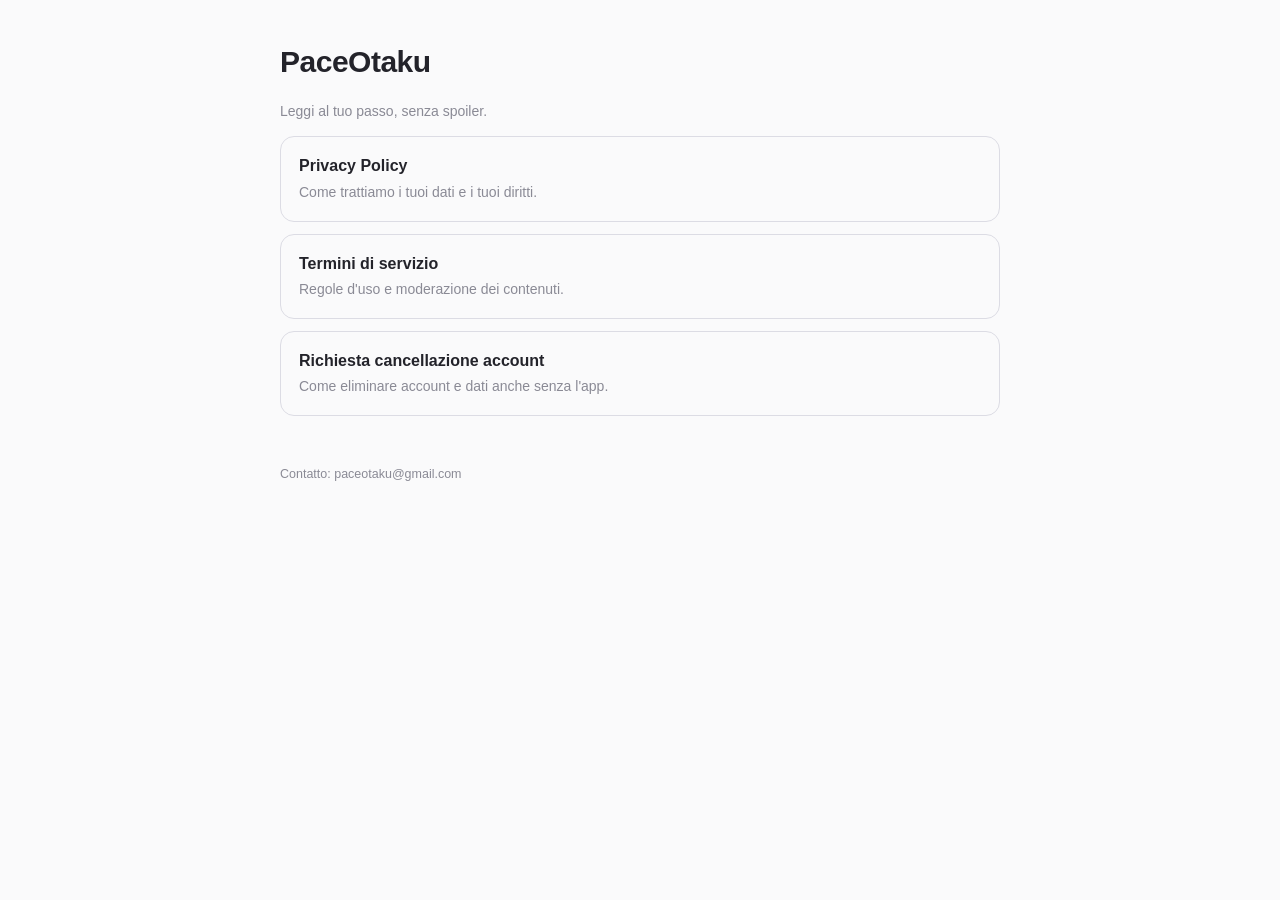
<file: index.html>
<!doctype html><html lang="it"><head><meta charset="utf-8">
<meta name="viewport" content="width=device-width,initial-scale=1">
<title>PaceOtaku — Documenti legali</title><link rel="stylesheet" href="style.css"></head><body>
<h1>PaceOtaku</h1>
<p class="muted">Leggi al tuo passo, senza spoiler.</p>
<a class="card" href="privacy.html"><b>Privacy Policy</b><br><span class="muted">Come trattiamo i tuoi dati e i tuoi diritti.</span></a>
<a class="card" href="terms.html"><b>Termini di servizio</b><br><span class="muted">Regole d'uso e moderazione dei contenuti.</span></a>
<a class="card" href="cancellazione-account.html"><b>Richiesta cancellazione account</b><br><span class="muted">Come eliminare account e dati anche senza l'app.</span></a>
<footer>Contatto: paceotaku@gmail.com</footer>
</body></html>
</file>
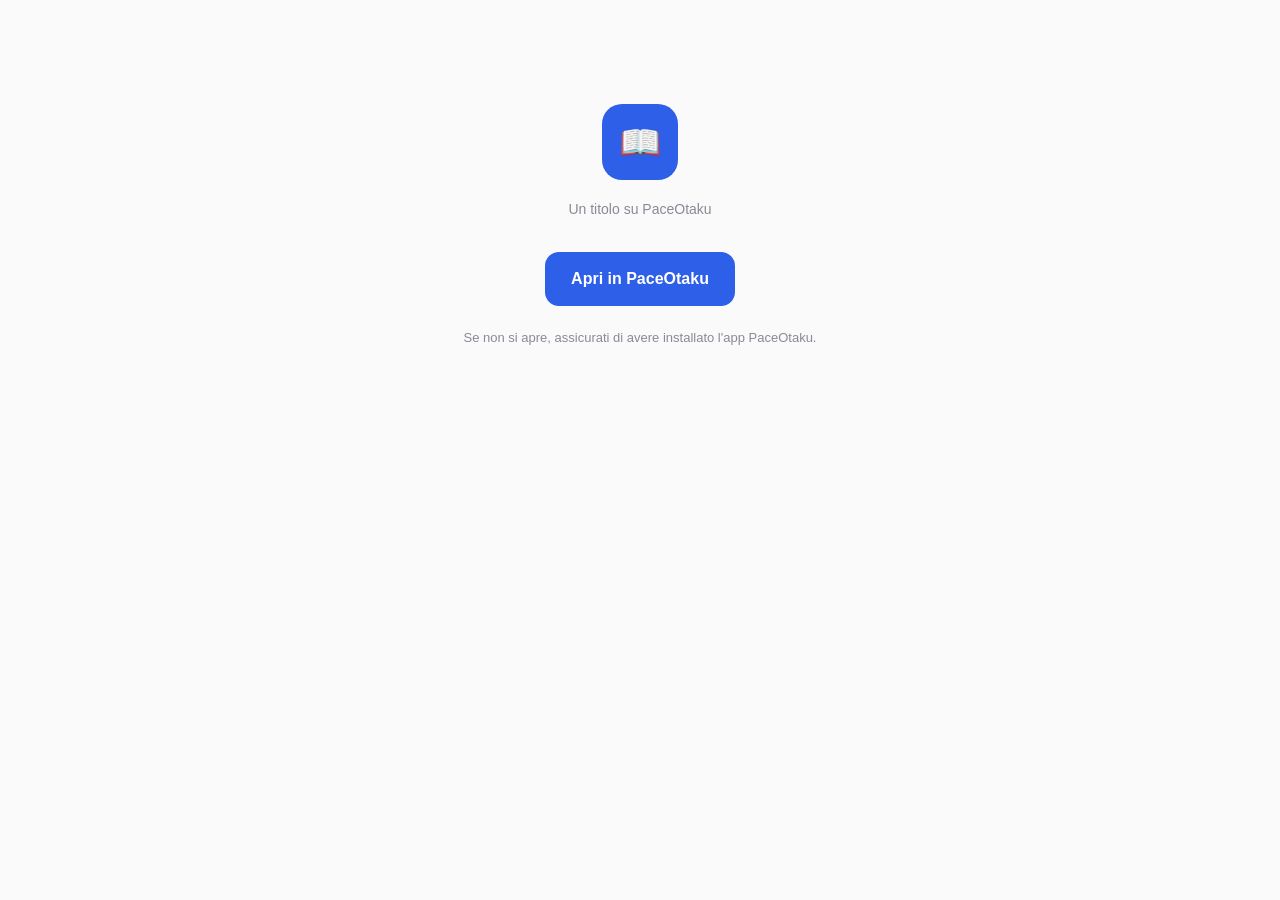
<file: apri.html>
<!doctype html><html lang="it"><head><meta charset="utf-8">
<meta name="viewport" content="width=device-width,initial-scale=1">
<title>Apri in PaceOtaku</title><link rel="stylesheet" href="style.css">
<style>
.wrap{max-width:460px;margin:8vh auto;text-align:center}
.badge{width:76px;height:76px;border-radius:20px;background:#2E5FE8;color:#fff;
  display:flex;align-items:center;justify-content:center;font-size:34px;margin:0 auto 18px}
.btn{display:inline-block;margin:18px 0 8px;padding:14px 26px;border-radius:14px;
  background:#2E5FE8;color:#fff;font-weight:700;text-decoration:none;font-size:16px}
.hint{font-size:13px;color:#8a8a95;margin-top:14px}
.name{font-weight:800;font-size:20px;margin:2px 0 6px}
</style></head><body>
<div class="wrap">
  <div class="badge">📖</div>
  <p class="muted" id="kind">Contenuto su PaceOtaku</p>
  <p class="name" id="name">PaceOtaku</p>
  <a class="btn" id="open" href="#">Apri in PaceOtaku</a>
  <p class="hint" id="hint">Se non si apre, assicurati di avere installato l'app PaceOtaku.</p>
</div>
<script>
(function(){
  // Il link condiviso ha la forma  apri.html?n=<nome>#title/<id>  oppure
  // apri.html?n=<nome>#post/<mediaId>/<cap>/<quoteId>. Ricostruiamo lo schema
  // custom paceotaku:// che l'app sa gestire.
  var frag = (location.hash || '').replace(/^#/, '');
  var params = new URLSearchParams(location.search);
  var name = params.get('n');
  var deep = frag ? ('paceotaku://' + frag) : 'paceotaku://';
  var parts = frag.split('/');
  var kind = parts[0] === 'post' ? 'Un post su PaceOtaku' : 'Un titolo su PaceOtaku';
  document.getElementById('kind').textContent = kind;
  if (name) { document.getElementById('name').textContent = name; }
  else { document.getElementById('name').style.display = 'none'; }
  var a = document.getElementById('open');
  a.setAttribute('href', deep);
  // Tenta l'apertura automatica dell'app all'arrivo sulla pagina.
  if (frag) { try { window.location.href = deep; } catch(e){} }
})();
</script>
</body></html>
</file>
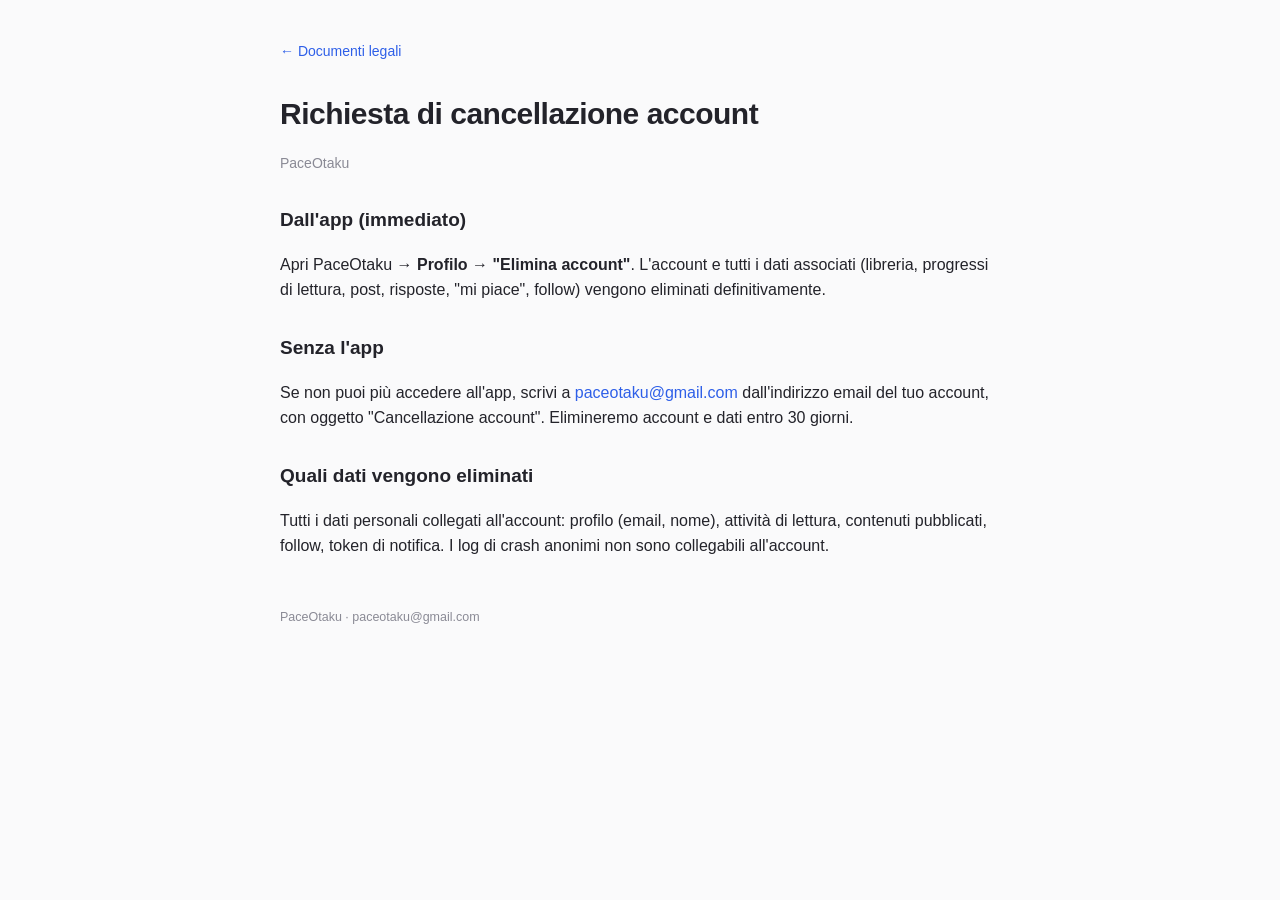
<file: cancellazione-account.html>
<!doctype html><html lang="it"><head><meta charset="utf-8">
<meta name="viewport" content="width=device-width,initial-scale=1">
<title>Cancellazione account — PaceOtaku</title><link rel="stylesheet" href="style.css"></head><body>
<div class="nav"><a href="index.html">← Documenti legali</a></div>
<h1>Richiesta di cancellazione account</h1>
<p class="muted">PaceOtaku</p>
<h2>Dall'app (immediato)</h2>
<p>Apri PaceOtaku → <b>Profilo</b> → <b>"Elimina account"</b>. L'account e tutti i dati associati (libreria, progressi di lettura, post, risposte, "mi piace", follow) vengono eliminati definitivamente.</p>
<h2>Senza l'app</h2>
<p>Se non puoi più accedere all'app, scrivi a <a href="mailto:paceotaku@gmail.com">paceotaku@gmail.com</a> dall'indirizzo email del tuo account, con oggetto "Cancellazione account". Elimineremo account e dati entro 30 giorni.</p>
<h2>Quali dati vengono eliminati</h2>
<p>Tutti i dati personali collegati all'account: profilo (email, nome), attività di lettura, contenuti pubblicati, follow, token di notifica. I log di crash anonimi non sono collegabili all'account.</p>
<footer>PaceOtaku · paceotaku@gmail.com</footer>
</body></html>
</file>
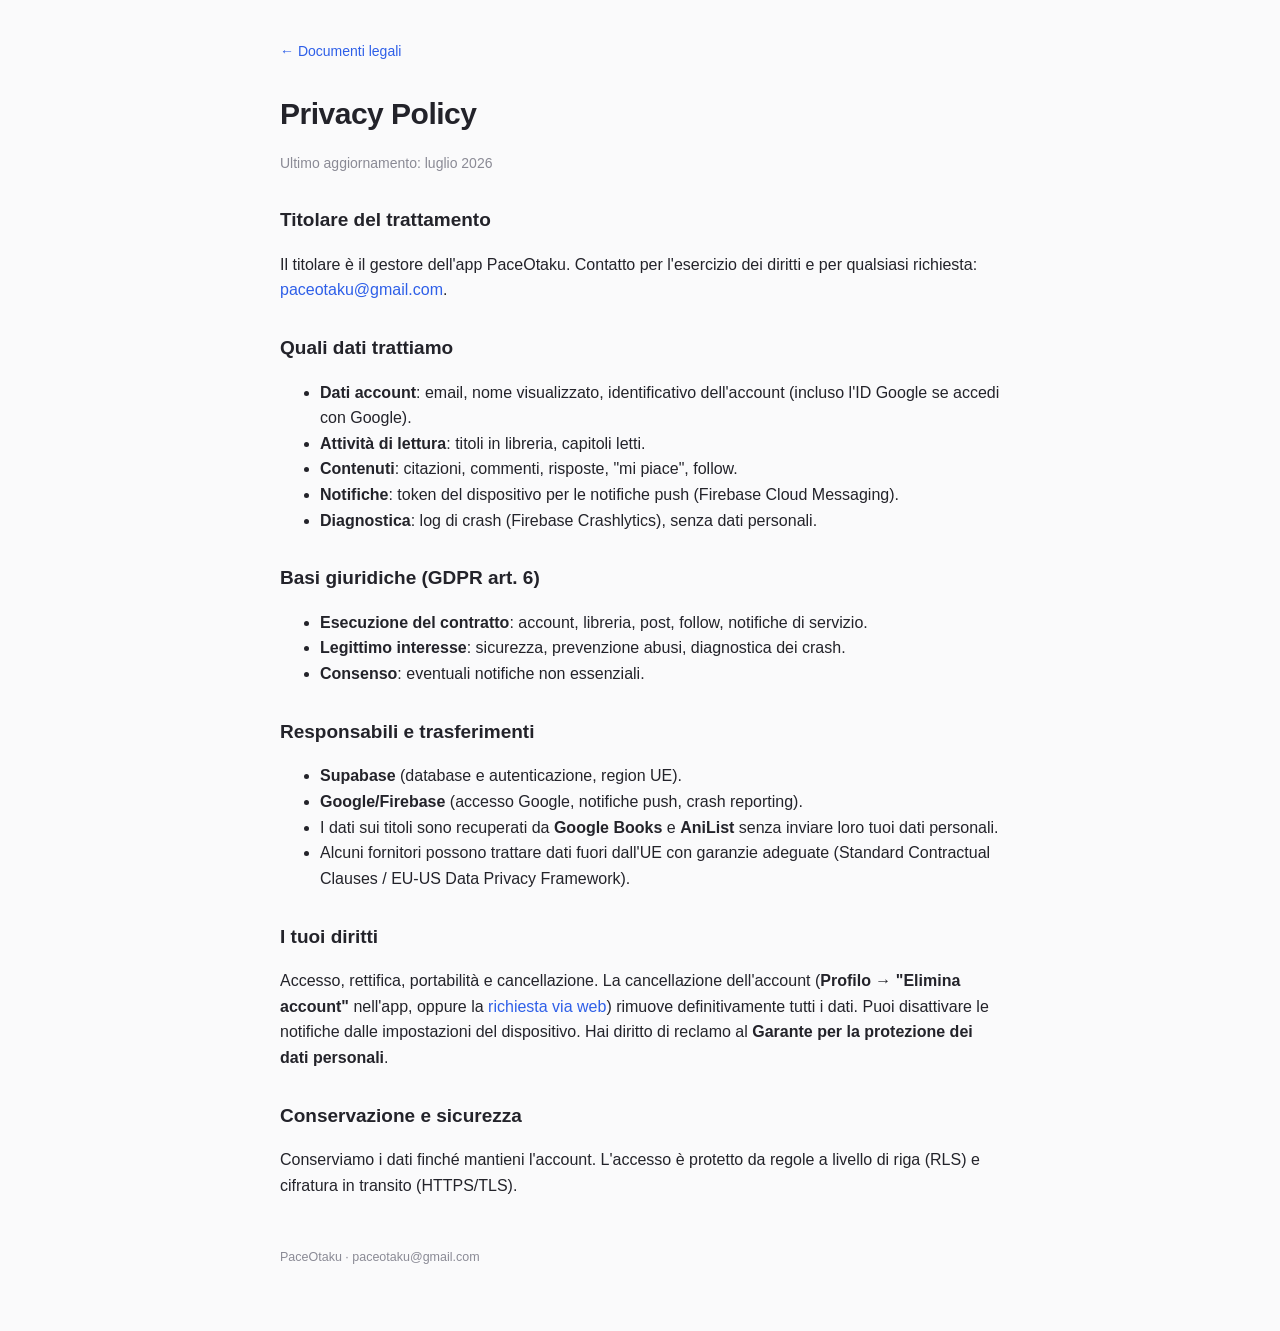
<file: privacy.html>
<!doctype html><html lang="it"><head><meta charset="utf-8">
<meta name="viewport" content="width=device-width,initial-scale=1">
<title>Privacy Policy — PaceOtaku</title><link rel="stylesheet" href="style.css"></head><body>
<div class="nav"><a href="index.html">← Documenti legali</a></div>
<h1>Privacy Policy</h1>
<p class="muted">Ultimo aggiornamento: luglio 2026</p>
<h2>Titolare del trattamento</h2>
<p>Il titolare è il gestore dell'app PaceOtaku. Contatto per l'esercizio dei diritti e per qualsiasi richiesta: <a href="mailto:paceotaku@gmail.com">paceotaku@gmail.com</a>.</p>
<h2>Quali dati trattiamo</h2>
<ul>
<li><b>Dati account</b>: email, nome visualizzato, identificativo dell'account (incluso l'ID Google se accedi con Google).</li>
<li><b>Attività di lettura</b>: titoli in libreria, capitoli letti.</li>
<li><b>Contenuti</b>: citazioni, commenti, risposte, "mi piace", follow.</li>
<li><b>Notifiche</b>: token del dispositivo per le notifiche push (Firebase Cloud Messaging).</li>
<li><b>Diagnostica</b>: log di crash (Firebase Crashlytics), senza dati personali.</li>
</ul>
<h2>Basi giuridiche (GDPR art. 6)</h2>
<ul>
<li><b>Esecuzione del contratto</b>: account, libreria, post, follow, notifiche di servizio.</li>
<li><b>Legittimo interesse</b>: sicurezza, prevenzione abusi, diagnostica dei crash.</li>
<li><b>Consenso</b>: eventuali notifiche non essenziali.</li>
</ul>
<h2>Responsabili e trasferimenti</h2>
<ul>
<li><b>Supabase</b> (database e autenticazione, region UE).</li>
<li><b>Google/Firebase</b> (accesso Google, notifiche push, crash reporting).</li>
<li>I dati sui titoli sono recuperati da <b>Google Books</b> e <b>AniList</b> senza inviare loro tuoi dati personali.</li>
<li>Alcuni fornitori possono trattare dati fuori dall'UE con garanzie adeguate (Standard Contractual Clauses / EU-US Data Privacy Framework).</li>
</ul>
<h2>I tuoi diritti</h2>
<p>Accesso, rettifica, portabilità e cancellazione. La cancellazione dell'account (<b>Profilo → "Elimina account"</b> nell'app, oppure la <a href="cancellazione-account.html">richiesta via web</a>) rimuove definitivamente tutti i dati. Puoi disattivare le notifiche dalle impostazioni del dispositivo. Hai diritto di reclamo al <b>Garante per la protezione dei dati personali</b>.</p>
<h2>Conservazione e sicurezza</h2>
<p>Conserviamo i dati finché mantieni l'account. L'accesso è protetto da regole a livello di riga (RLS) e cifratura in transito (HTTPS/TLS).</p>
<footer>PaceOtaku · paceotaku@gmail.com</footer>
</body></html>
</file>
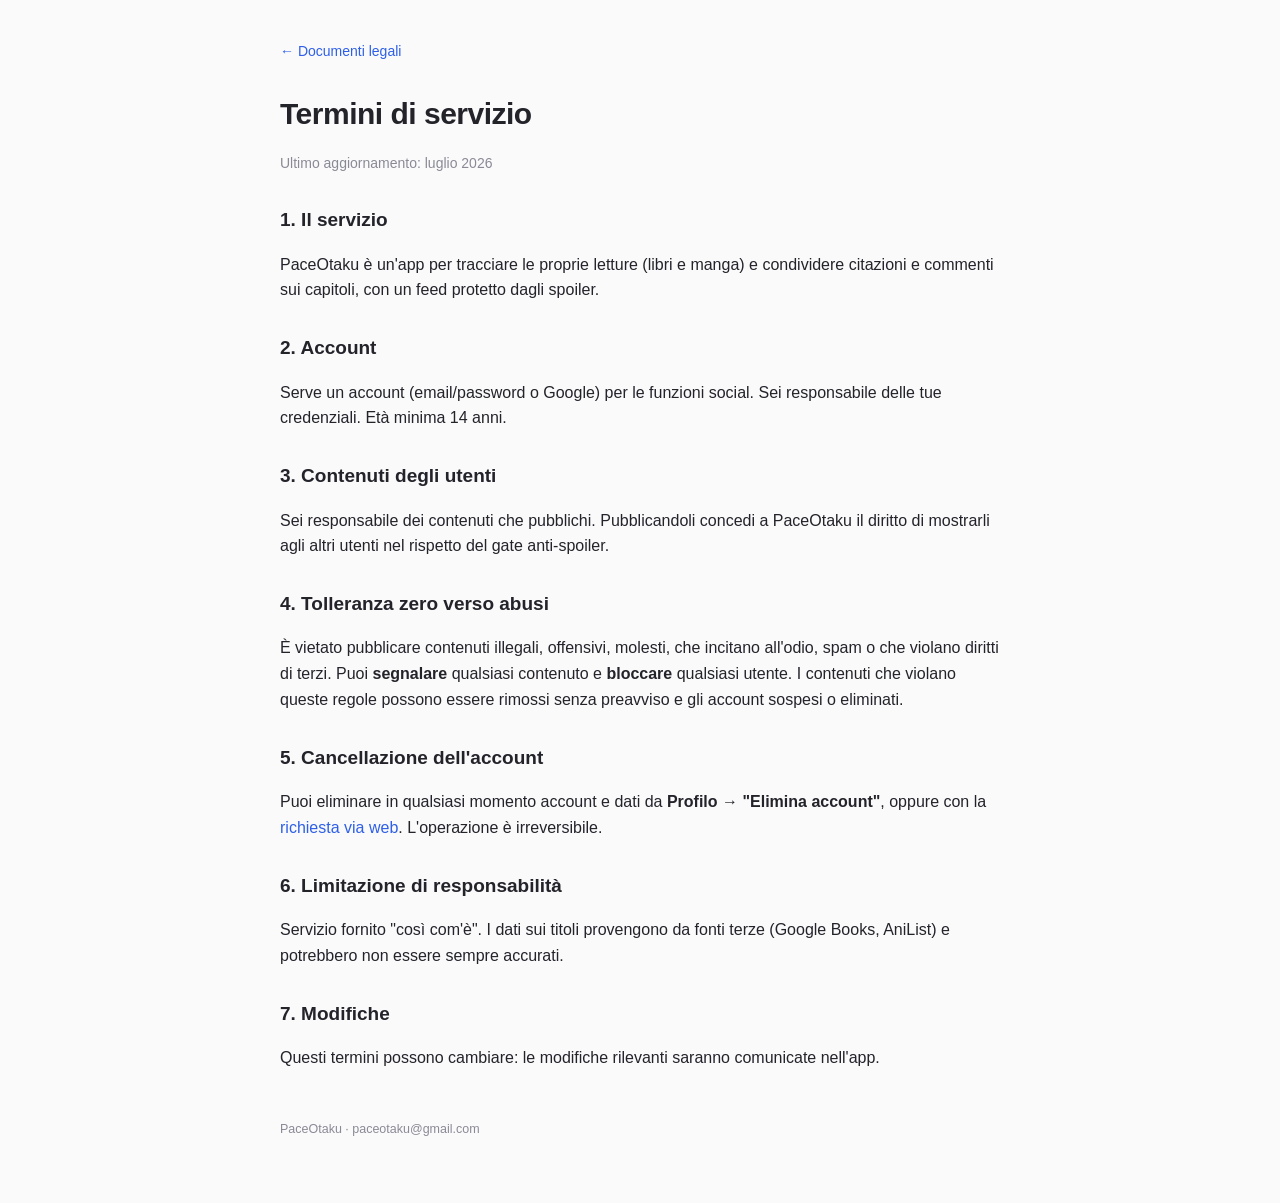
<file: terms.html>
<!doctype html><html lang="it"><head><meta charset="utf-8">
<meta name="viewport" content="width=device-width,initial-scale=1">
<title>Termini di servizio — PaceOtaku</title><link rel="stylesheet" href="style.css"></head><body>
<div class="nav"><a href="index.html">← Documenti legali</a></div>
<h1>Termini di servizio</h1>
<p class="muted">Ultimo aggiornamento: luglio 2026</p>
<h2>1. Il servizio</h2>
<p>PaceOtaku è un'app per tracciare le proprie letture (libri e manga) e condividere citazioni e commenti sui capitoli, con un feed protetto dagli spoiler.</p>
<h2>2. Account</h2>
<p>Serve un account (email/password o Google) per le funzioni social. Sei responsabile delle tue credenziali. Età minima 14 anni.</p>
<h2>3. Contenuti degli utenti</h2>
<p>Sei responsabile dei contenuti che pubblichi. Pubblicandoli concedi a PaceOtaku il diritto di mostrarli agli altri utenti nel rispetto del gate anti-spoiler.</p>
<h2>4. Tolleranza zero verso abusi</h2>
<p>È vietato pubblicare contenuti illegali, offensivi, molesti, che incitano all'odio, spam o che violano diritti di terzi. Puoi <b>segnalare</b> qualsiasi contenuto e <b>bloccare</b> qualsiasi utente. I contenuti che violano queste regole possono essere rimossi senza preavviso e gli account sospesi o eliminati.</p>
<h2>5. Cancellazione dell'account</h2>
<p>Puoi eliminare in qualsiasi momento account e dati da <b>Profilo → "Elimina account"</b>, oppure con la <a href="cancellazione-account.html">richiesta via web</a>. L'operazione è irreversibile.</p>
<h2>6. Limitazione di responsabilità</h2>
<p>Servizio fornito "così com'è". I dati sui titoli provengono da fonti terze (Google Books, AniList) e potrebbero non essere sempre accurati.</p>
<h2>7. Modifiche</h2>
<p>Questi termini possono cambiare: le modifiche rilevanti saranno comunicate nell'app.</p>
<footer>PaceOtaku · paceotaku@gmail.com</footer>
</body></html>
</file>
<file: style.css>
:root{color-scheme:light dark}
*{box-sizing:border-box}
body{font-family:-apple-system,BlinkMacSystemFont,"Segoe UI",Roboto,Helvetica,Arial,sans-serif;
  max-width:760px;margin:0 auto;padding:32px 20px 64px;line-height:1.6;color:#23232a;background:#fafafb}
@media(prefers-color-scheme:dark){body{color:#e6e6ea;background:#17171b}a{color:#7aa2ff}}
h1{font-size:30px;letter-spacing:-.5px;margin:.2em 0 .1em}
h2{font-size:19px;margin:1.6em 0 .3em}
a{color:#2E5FE8;text-decoration:none}a:hover{text-decoration:underline}
.muted{color:#8a8a95;font-size:14px}
.nav{margin:8px 0 28px;font-size:14px}
.card{display:block;border:1px solid #dcdce4;border-radius:14px;padding:16px 18px;margin:12px 0;text-decoration:none;color:inherit}
@media(prefers-color-scheme:dark){.card{border-color:#33333c}}
.card b{font-size:16px}
footer{margin-top:48px;font-size:12.5px;color:#8a8a95}
</file>
